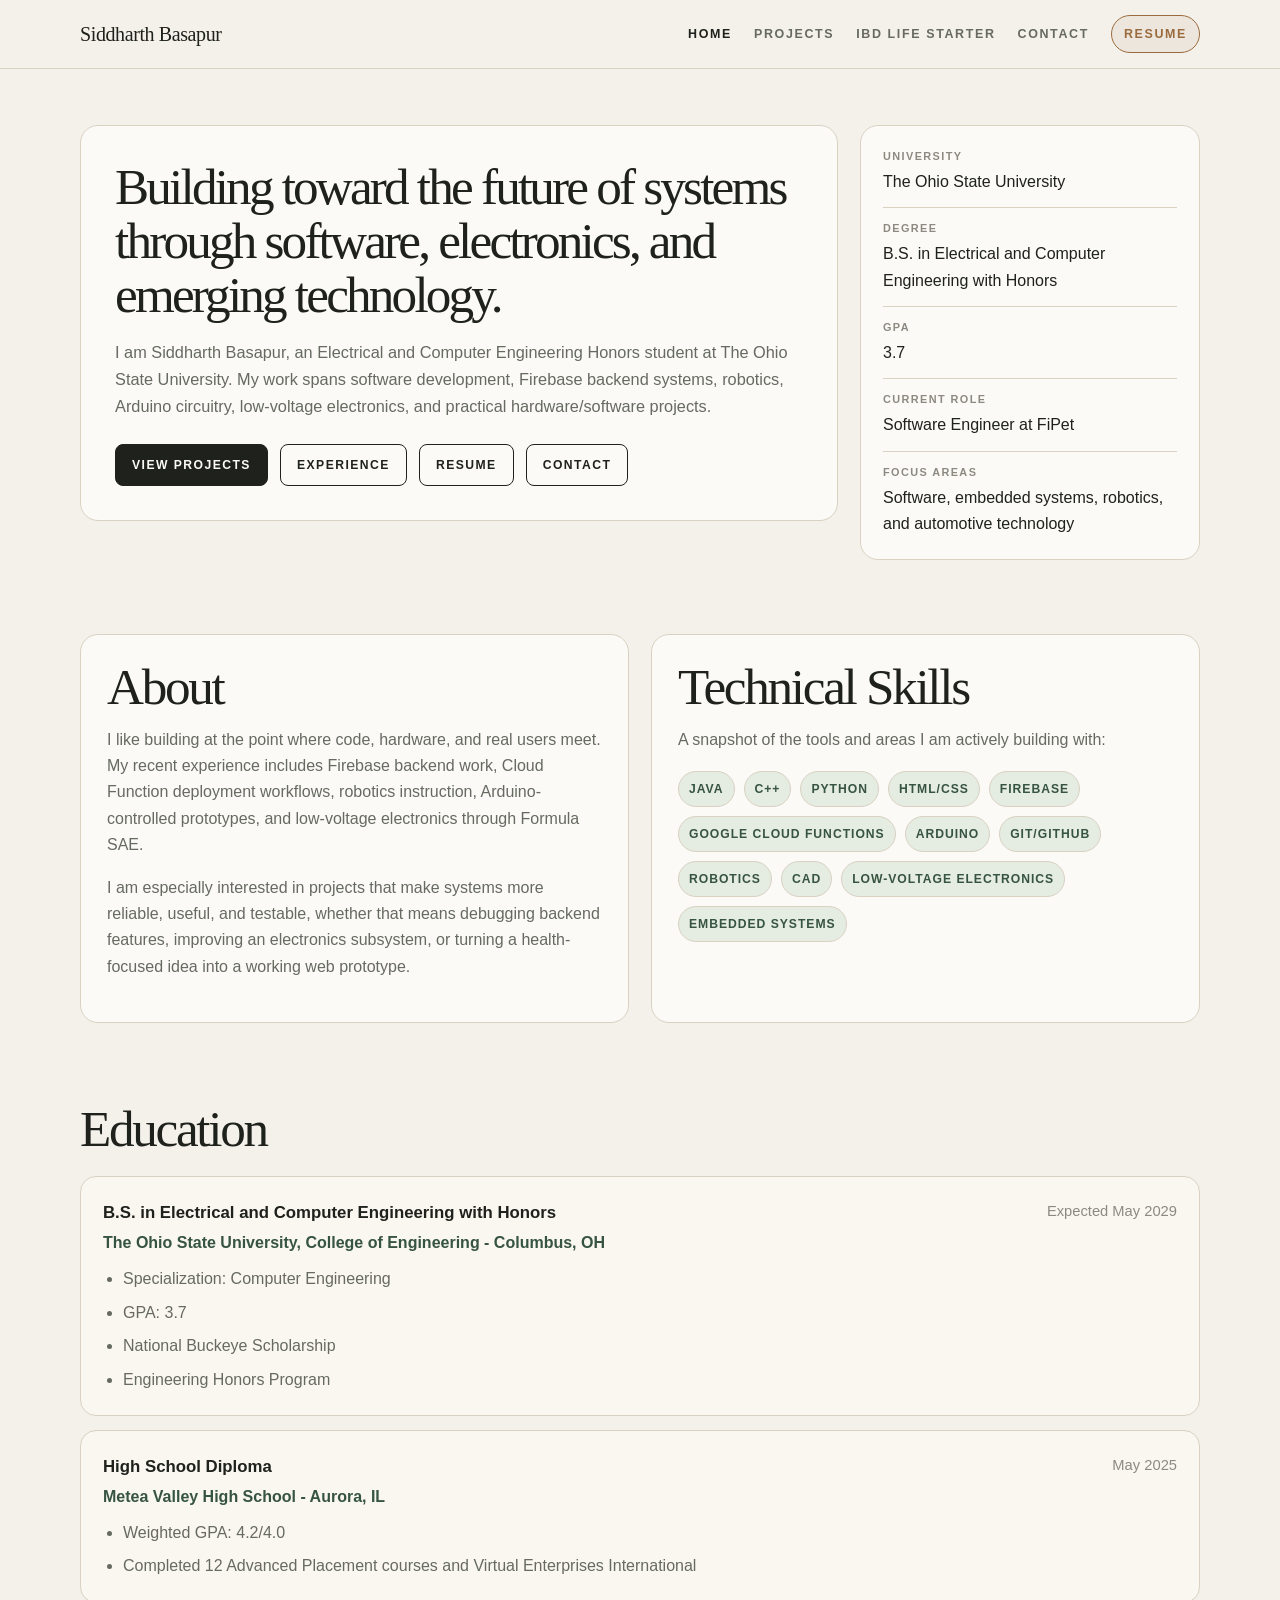
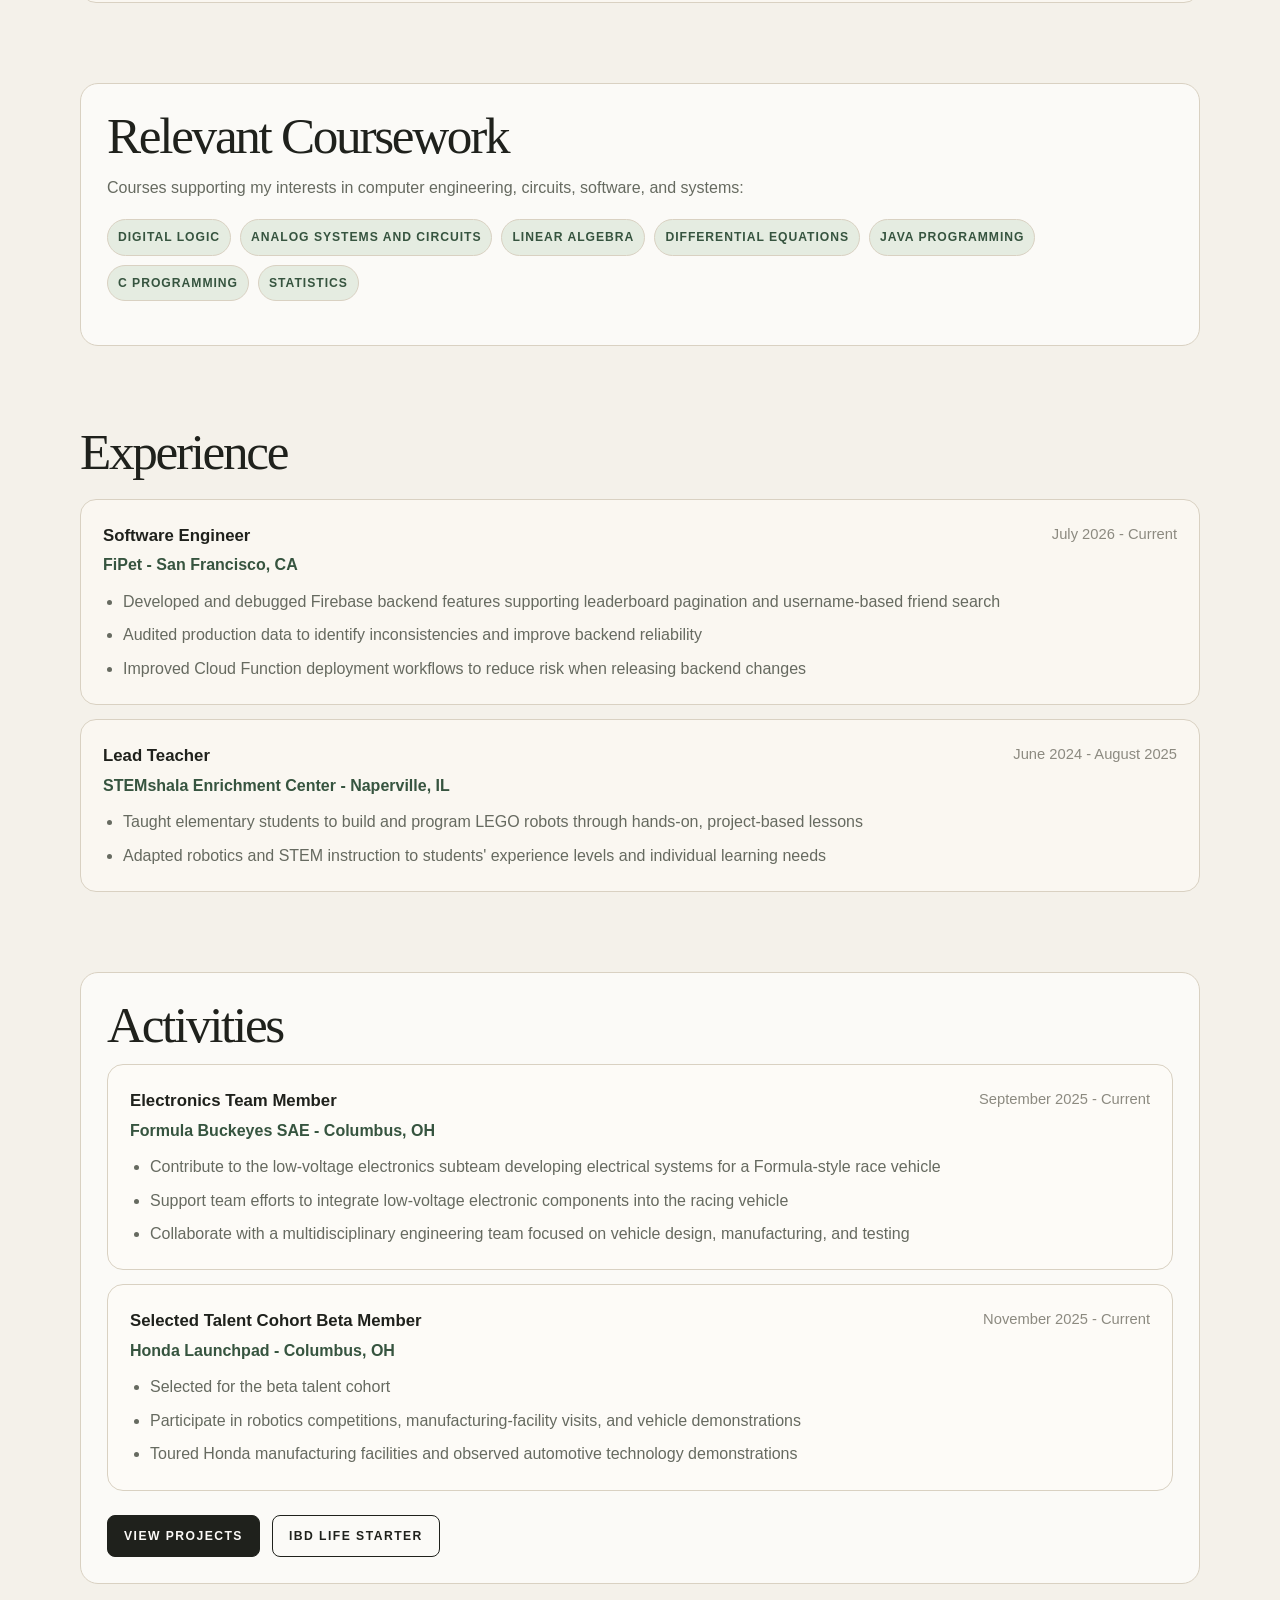
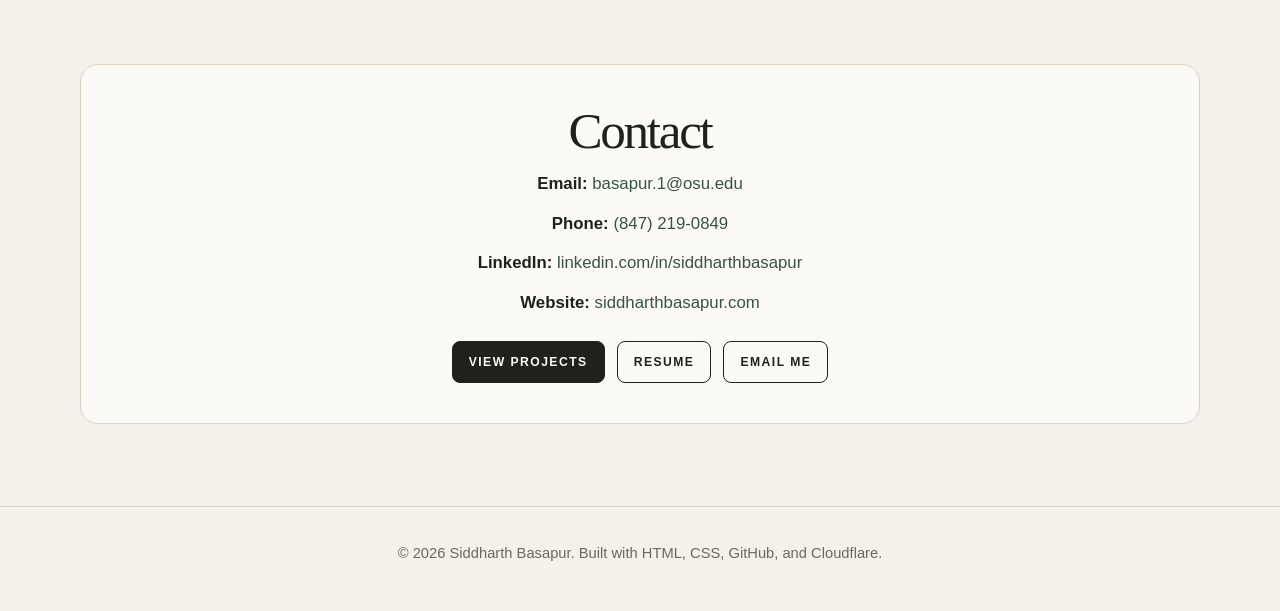
<file: index.html>
<!DOCTYPE html>
<html lang="en">
<head>
  <meta charset="UTF-8" />
  <meta name="viewport" content="width=device-width, initial-scale=1.0" />

  <title>Siddharth Basapur | Portfolio</title>
  <meta name="description" content="Portfolio website for Siddharth Basapur, Electrical and Computer Engineering Honors student at The Ohio State University." />

  <link rel="stylesheet" href="site.css" />
</head>

<body>
  <header class="site-header">
    <div class="container nav">
      <a class="brand" href="index.html">Siddharth Basapur</a>

<nav class="nav-links">
  <a class="active" href="index.html">Home</a>
  <a href="projects.html">Projects</a>
  <a href="ibd-guide.html">IBD Life Starter</a>
  <a href="#contact">Contact</a>
  <a class="nav-resume" href="resume.pdf" target="_blank" rel="noreferrer">Resume</a>
</nav>
    </div>
  </header>

  <main>
    <section class="hero">
      <div class="container hero-grid">
        <div class="hero-main">
          <div class="eyebrow">Electrical and Computer Engineering Honors</div>

          <h1 class="home-hero-title">Building toward the future of systems through software, electronics, and emerging technology.</h1>

          <p class="subtitle">
            I am Siddharth Basapur, an Electrical and Computer Engineering Honors student at The Ohio State University.
            My work spans software development, Firebase backend systems, robotics, Arduino circuitry,
            low-voltage electronics, and practical hardware/software projects.
          </p>

          <div class="actions">
            <a class="btn btn-primary" href="projects.html">View Projects</a>
            <a class="btn" href="#experience">Experience</a>
            <a class="btn" href="resume.pdf" target="_blank" rel="noreferrer">Resume</a>
            <a class="btn" href="#contact">Contact</a>
          </div>
        </div>

        <aside class="hero-side">
          <div class="meta-grid">
            <div class="meta-item">
              <div class="meta-label">University</div>
              <div>The Ohio State University</div>
            </div>

            <div class="meta-item">
              <div class="meta-label">Degree</div>
              <div>B.S. in Electrical and Computer Engineering with Honors</div>
            </div>

            <div class="meta-item">
              <div class="meta-label">GPA</div>
              <div>3.7</div>
            </div>

            <div class="meta-item">
              <div class="meta-label">Current Role</div>
              <div>Software Engineer at FiPet</div>
            </div>

            <div class="meta-item">
              <div class="meta-label">Focus Areas</div>
              <div>Software, embedded systems, robotics, and automotive technology</div>
            </div>
          </div>
        </aside>
      </div>
    </section>

    <section id="about" class="section">
      <div class="container grid-2">
        <div class="card">
          <h2 class="section-title">About</h2>

          <p class="section-copy">
            I like building at the point where code, hardware, and real users meet. My recent experience includes
            Firebase backend work, Cloud Function deployment workflows, robotics instruction, Arduino-controlled
            prototypes, and low-voltage electronics through Formula SAE.
          </p>

          <p class="section-copy">
            I am especially interested in projects that make systems more reliable, useful, and testable, whether that
            means debugging backend features, improving an electronics subsystem, or turning a health-focused idea
            into a working web prototype.
          </p>
        </div>

        <div class="card">
          <h2 class="section-title">Technical Skills</h2>

          <p class="section-copy">
            A snapshot of the tools and areas I am actively building with:
          </p>

          <div class="chips">
            <span class="chip">Java</span>
            <span class="chip">C++</span>
            <span class="chip">Python</span>
            <span class="chip">HTML/CSS</span>
            <span class="chip">Firebase</span>
            <span class="chip">Google Cloud Functions</span>
            <span class="chip">Arduino</span>
            <span class="chip">Git/GitHub</span>
            <span class="chip">Robotics</span>
            <span class="chip">CAD</span>
            <span class="chip">Low-Voltage Electronics</span>
            <span class="chip">Embedded Systems</span>
          </div>
        </div>
      </div>
    </section>

    <section id="education" class="section">
      <div class="container">
        <div class="section-header">
          <h2 class="section-title">Education</h2>
        </div>

        <div class="timeline">
          <article class="timeline-item">
            <div class="timeline-top">
              <div>
                <h3>B.S. in Electrical and Computer Engineering with Honors</h3>
                <div class="org">The Ohio State University, College of Engineering - Columbus, OH</div>
              </div>

              <div class="date">Expected May 2029</div>
            </div>

            <ul>
              <li>Specialization: Computer Engineering</li>
              <li>GPA: 3.7</li>
              <li>National Buckeye Scholarship</li>
              <li>Engineering Honors Program</li>
            </ul>
          </article>

          <article class="timeline-item">
            <div class="timeline-top">
              <div>
                <h3>High School Diploma</h3>
                <div class="org">Metea Valley High School - Aurora, IL</div>
              </div>

              <div class="date">May 2025</div>
            </div>

            <ul>
              <li>Weighted GPA: 4.2/4.0</li>
              <li>Completed 12 Advanced Placement courses and Virtual Enterprises International</li>
            </ul>
          </article>
        </div>
      </div>
    </section>

    <section id="coursework" class="section">
      <div class="container">
        <div class="card">
          <h2 class="section-title">Relevant Coursework</h2>

          <p class="section-copy">
            Courses supporting my interests in computer engineering, circuits, software, and systems:
          </p>

          <div class="chips">
            <span class="chip">Digital Logic</span>
            <span class="chip">Analog Systems and Circuits</span>
            <span class="chip">Linear Algebra</span>
            <span class="chip">Differential Equations</span>
            <span class="chip">Java Programming</span>
            <span class="chip">C Programming</span>
            <span class="chip">Statistics</span>
          </div>
        </div>
      </div>
    </section>

    <section id="experience" class="section">
      <div class="container">
        <div class="section-header">
          <h2 class="section-title">Experience</h2>
        </div>

        <div class="timeline">
          <article class="timeline-item">
            <div class="timeline-top">
              <div>
                <h3>Software Engineer</h3>
                <div class="org">FiPet - San Francisco, CA</div>
              </div>

              <div class="date">July 2026 - Current</div>
            </div>

            <ul>
              <li>Developed and debugged Firebase backend features supporting leaderboard pagination and username-based friend search</li>
              <li>Audited production data to identify inconsistencies and improve backend reliability</li>
              <li>Improved Cloud Function deployment workflows to reduce risk when releasing backend changes</li>
            </ul>
          </article>

          <article class="timeline-item">
            <div class="timeline-top">
              <div>
                <h3>Lead Teacher</h3>
                <div class="org">STEMshala Enrichment Center - Naperville, IL</div>
              </div>

              <div class="date">June 2024 - August 2025</div>
            </div>

            <ul>
              <li>Taught elementary students to build and program LEGO robots through hands-on, project-based lessons</li>
              <li>Adapted robotics and STEM instruction to students' experience levels and individual learning needs</li>
            </ul>
          </article>
        </div>
      </div>
    </section>

    <section id="involvement" class="section">
      <div class="container">
        <div class="card">
          <h2 class="section-title">Activities</h2>

          <div class="timeline">
            <article class="timeline-item">
              <div class="timeline-top">
                <div>
                  <h3>Electronics Team Member</h3>
                  <div class="org">Formula Buckeyes SAE - Columbus, OH</div>
                </div>

                <div class="date">September 2025 - Current</div>
              </div>

              <ul>
                <li>Contribute to the low-voltage electronics subteam developing electrical systems for a Formula-style race vehicle</li>
                <li>Support team efforts to integrate low-voltage electronic components into the racing vehicle</li>
                <li>Collaborate with a multidisciplinary engineering team focused on vehicle design, manufacturing, and testing</li>
              </ul>
            </article>

            <article class="timeline-item">
              <div class="timeline-top">
                <div>
                  <h3>Selected Talent Cohort Beta Member</h3>
                  <div class="org">Honda Launchpad - Columbus, OH</div>
                </div>

                <div class="date">November 2025 - Current</div>
              </div>

              <ul>
                <li>Selected for the beta talent cohort</li>
                <li>Participate in robotics competitions, manufacturing-facility visits, and vehicle demonstrations</li>
                <li>Toured Honda manufacturing facilities and observed automotive technology demonstrations</li>
              </ul>
            </article>
          </div>

          <div class="actions">
            <a class="btn btn-primary" href="projects.html">View Projects</a>
            <a class="btn" href="ibd-guide.html">IBD Life Starter</a>
          </div>
        </div>
      </div>
    </section>

    <section id="contact" class="section">
      <div class="container">
        <div class="card contact-card">
          <h2 class="section-title">Contact</h2>

          <div class="contact-list">
            <div><strong>Email:</strong> <a href="mailto:basapur.1@osu.edu">basapur.1@osu.edu</a></div>
            <div><strong>Phone:</strong> <a href="tel:18472190849">(847) 219-0849</a></div>
            <div><strong>LinkedIn:</strong> <a href="https://www.linkedin.com/in/siddharthbasapur" target="_blank" rel="noreferrer">linkedin.com/in/siddharthbasapur</a></div>
            <div><strong>Website:</strong> <a href="https://siddharthbasapur.com" target="_blank" rel="noreferrer">siddharthbasapur.com</a></div>
          </div>

          <div class="actions">
            <a class="btn btn-primary" href="projects.html">View Projects</a>
            <a class="btn" href="resume.pdf" target="_blank" rel="noreferrer">Resume</a>
            <a class="btn" href="mailto:basapur.1@osu.edu">Email Me</a>
          </div>
        </div>
      </div>
    </section>
  </main>

  <footer class="footer">
    <div class="container">© 2026 Siddharth Basapur. Built with HTML, CSS, GitHub, and Cloudflare.</div>
  </footer>
</body>
</html>
</file>
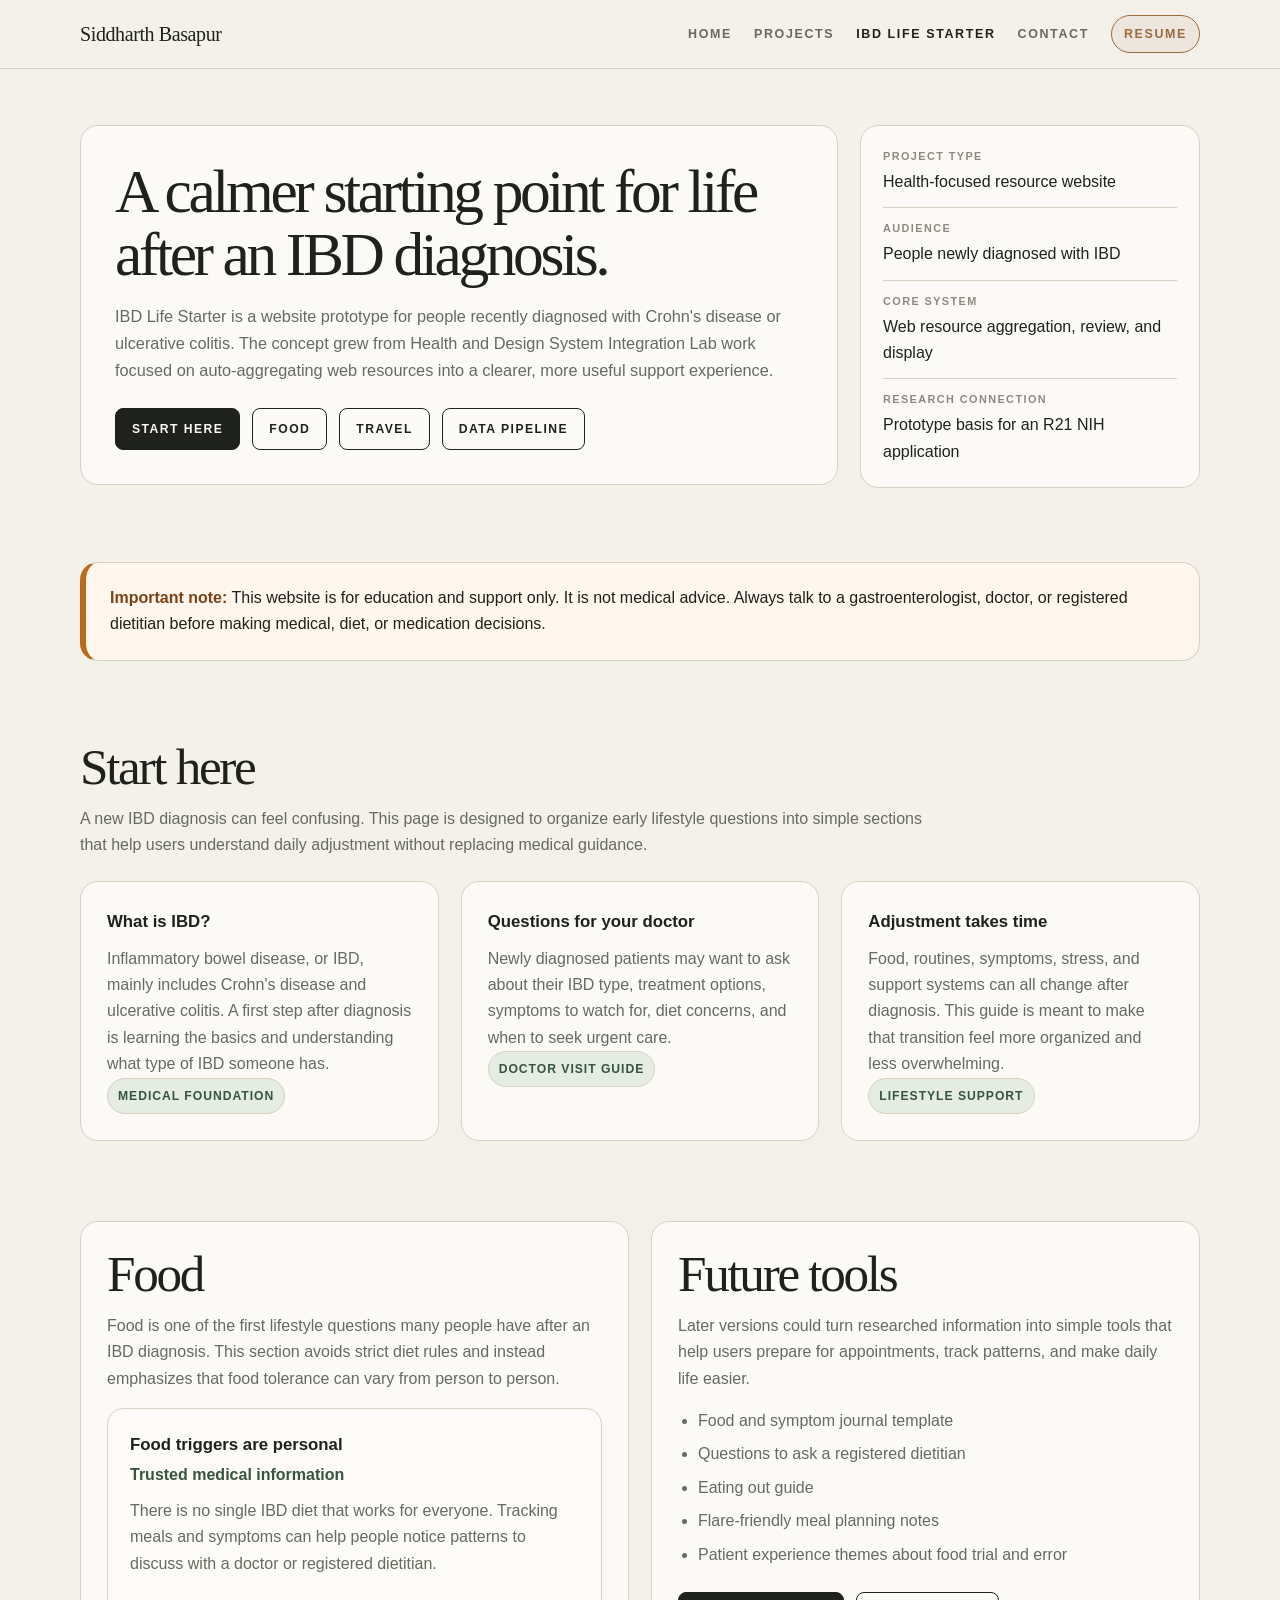
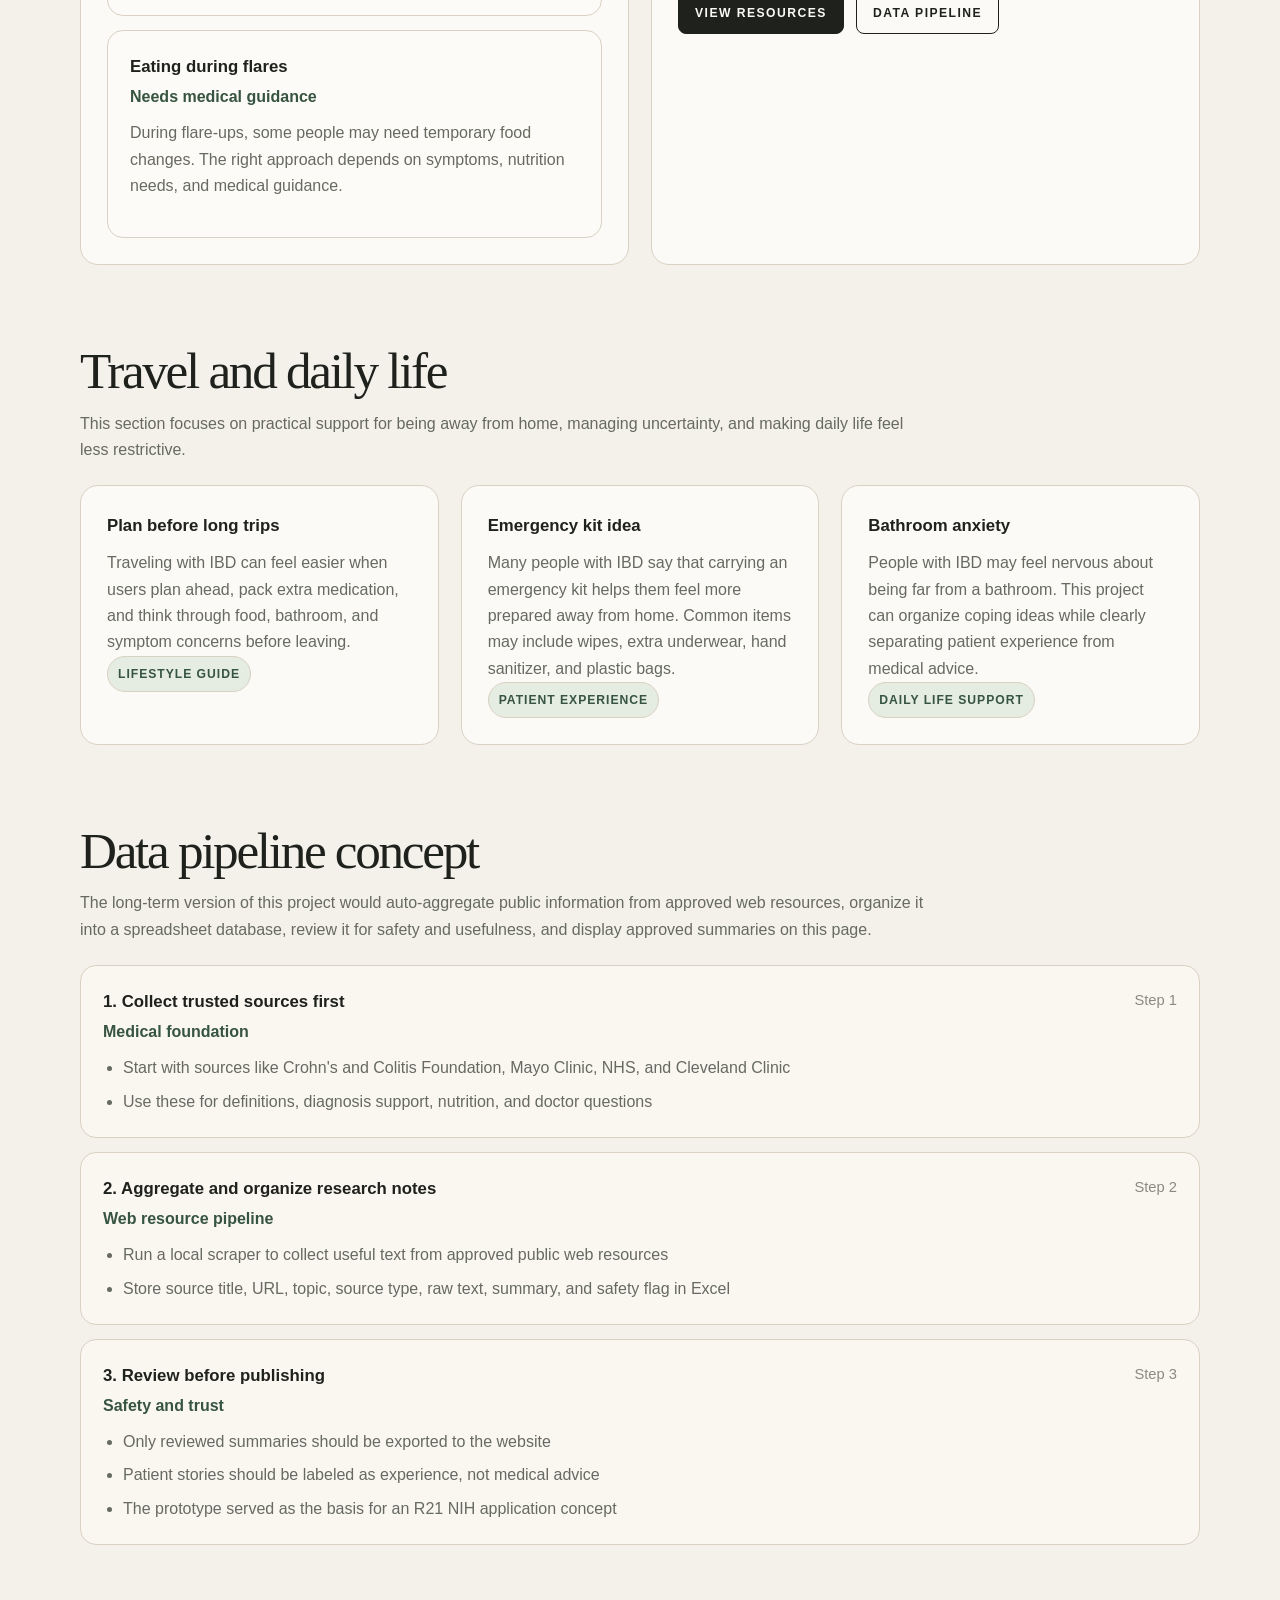
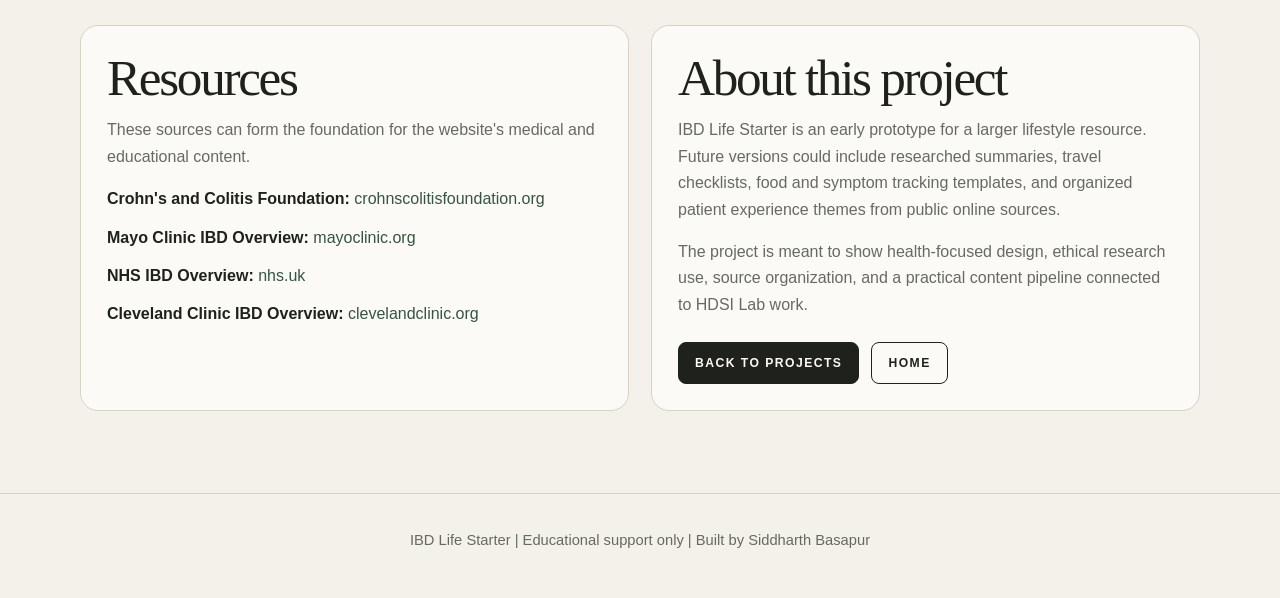
<file: ibd-guide.html>
<!DOCTYPE html>
<html lang="en">
<head>
  <meta charset="UTF-8" />
  <meta name="viewport" content="width=device-width, initial-scale=1.0" />

  <title>IBD Life Starter | Siddharth Basapur</title>
  <meta name="description" content="IBD Life Starter is a health technology website prototype for people recently diagnosed with inflammatory bowel disease." />

  <link rel="stylesheet" href="site.css" />
</head>

<body>
  <header class="site-header">
    <div class="container nav">
      <a class="brand" href="index.html">Siddharth Basapur</a>

<nav class="nav-links">
  <a href="index.html">Home</a>
  <a href="projects.html">Projects</a>
  <a class="active" href="ibd-guide.html">IBD Life Starter</a>
  <a href="index.html#contact">Contact</a>
  <a class="nav-resume" href="resume.pdf" target="_blank" rel="noreferrer">Resume</a>
</nav>
    </div>
  </header>

  <main>
    <section class="hero">
      <div class="container hero-grid">
        <div class="hero-main">
          <div class="eyebrow">Health Technology Prototype</div>

          <h1>A calmer starting point for life after an IBD diagnosis.</h1>

          <p class="subtitle">
            IBD Life Starter is a website prototype for people recently diagnosed with Crohn's disease
            or ulcerative colitis. The concept grew from Health and Design System Integration Lab work
            focused on auto-aggregating web resources into a clearer, more useful support experience.
          </p>

          <div class="actions">
            <a class="btn btn-primary" href="#start">Start Here</a>
            <a class="btn" href="#food">Food</a>
            <a class="btn" href="#travel">Travel</a>
            <a class="btn" href="#pipeline">Data Pipeline</a>
          </div>
        </div>

        <aside class="hero-side">
          <div class="meta-grid">
            <div class="meta-item">
              <div class="meta-label">Project Type</div>
              <div>Health-focused resource website</div>
            </div>

            <div class="meta-item">
              <div class="meta-label">Audience</div>
              <div>People newly diagnosed with IBD</div>
            </div>

            <div class="meta-item">
              <div class="meta-label">Core System</div>
              <div>Web resource aggregation, review, and display</div>
            </div>

            <div class="meta-item">
              <div class="meta-label">Research Connection</div>
              <div>Prototype basis for an R21 NIH application</div>
            </div>
          </div>
        </aside>
      </div>
    </section>

    <section class="section">
      <div class="container">
        <div class="notice">
          <strong>Important note:</strong>
          This website is for education and support only. It is not medical advice.
          Always talk to a gastroenterologist, doctor, or registered dietitian before
          making medical, diet, or medication decisions.
        </div>
      </div>
    </section>

    <section id="start" class="section">
      <div class="container">
        <div class="section-header">
          <h2 class="section-title">Start here</h2>
          <p class="section-copy">
            A new IBD diagnosis can feel confusing. This page is designed to organize early lifestyle questions
            into simple sections that help users understand daily adjustment without replacing medical guidance.
          </p>
        </div>

        <div class="grid-3">
          <div class="card">
            <h3>What is IBD?</h3>
            <p>
              Inflammatory bowel disease, or IBD, mainly includes Crohn's disease and ulcerative colitis.
              A first step after diagnosis is learning the basics and understanding what type of IBD someone has.
            </p>
            <span class="tag">Medical foundation</span>
          </div>

          <div class="card">
            <h3>Questions for your doctor</h3>
            <p>
              Newly diagnosed patients may want to ask about their IBD type, treatment options, symptoms to watch for,
              diet concerns, and when to seek urgent care.
            </p>
            <span class="tag">Doctor visit guide</span>
          </div>

          <div class="card">
            <h3>Adjustment takes time</h3>
            <p>
              Food, routines, symptoms, stress, and support systems can all change after diagnosis. This guide is meant
              to make that transition feel more organized and less overwhelming.
            </p>
            <span class="tag">Lifestyle support</span>
          </div>
        </div>
      </div>
    </section>

    <section id="food" class="section">
      <div class="container grid-2">
        <div class="card">
          <h2 class="section-title">Food</h2>

          <p class="section-copy">
            Food is one of the first lifestyle questions many people have after an IBD diagnosis. This section avoids
            strict diet rules and instead emphasizes that food tolerance can vary from person to person.
          </p>

          <div class="timeline">
            <article class="timeline-item">
              <div class="timeline-top">
                <div>
                  <h3>Food triggers are personal</h3>
                  <div class="org">Trusted medical information</div>
                </div>
              </div>

              <p class="section-copy">
                There is no single IBD diet that works for everyone. Tracking meals and symptoms can help people notice
                patterns to discuss with a doctor or registered dietitian.
              </p>
            </article>

            <article class="timeline-item">
              <div class="timeline-top">
                <div>
                  <h3>Eating during flares</h3>
                  <div class="org">Needs medical guidance</div>
                </div>
              </div>

              <p class="section-copy">
                During flare-ups, some people may need temporary food changes. The right approach depends on symptoms,
                nutrition needs, and medical guidance.
              </p>
            </article>
          </div>
        </div>

        <div class="card">
          <h2 class="section-title">Future tools</h2>

          <p class="section-copy">
            Later versions could turn researched information into simple tools that help users prepare for appointments,
            track patterns, and make daily life easier.
          </p>

          <ul>
            <li>Food and symptom journal template</li>
            <li>Questions to ask a registered dietitian</li>
            <li>Eating out guide</li>
            <li>Flare-friendly meal planning notes</li>
            <li>Patient experience themes about food trial and error</li>
          </ul>

          <div class="actions">
            <a class="btn btn-primary" href="#resources">View Resources</a>
            <a class="btn" href="#pipeline">Data Pipeline</a>
          </div>
        </div>
      </div>
    </section>

    <section id="travel" class="section">
      <div class="container">
        <div class="section-header">
          <h2 class="section-title">Travel and daily life</h2>
          <p class="section-copy">
            This section focuses on practical support for being away from home, managing uncertainty,
            and making daily life feel less restrictive.
          </p>
        </div>

        <div class="grid-3">
          <div class="card">
            <h3>Plan before long trips</h3>
            <p>
              Traveling with IBD can feel easier when users plan ahead, pack extra medication, and think through food,
              bathroom, and symptom concerns before leaving.
            </p>
            <span class="tag">Lifestyle guide</span>
          </div>

          <div class="card">
            <h3>Emergency kit idea</h3>
            <p>
              Many people with IBD say that carrying an emergency kit helps them feel more prepared away from home.
              Common items may include wipes, extra underwear, hand sanitizer, and plastic bags.
            </p>
            <span class="tag">Patient experience</span>
          </div>

          <div class="card">
            <h3>Bathroom anxiety</h3>
            <p>
              People with IBD may feel nervous about being far from a bathroom. This project can organize coping ideas
              while clearly separating patient experience from medical advice.
            </p>
            <span class="tag">Daily life support</span>
          </div>
        </div>
      </div>
    </section>

    <section id="pipeline" class="section">
      <div class="container">
        <div class="section-header">
          <h2 class="section-title">Data pipeline concept</h2>
          <p class="section-copy">
            The long-term version of this project would auto-aggregate public information from approved web resources,
            organize it into a spreadsheet database, review it for safety and usefulness, and display approved summaries
            on this page.
          </p>
        </div>

        <div class="timeline">
          <article class="timeline-item">
            <div class="timeline-top">
              <div>
                <h3>1. Collect trusted sources first</h3>
                <div class="org">Medical foundation</div>
              </div>

              <div class="date">Step 1</div>
            </div>

            <ul>
              <li>Start with sources like Crohn's and Colitis Foundation, Mayo Clinic, NHS, and Cleveland Clinic</li>
              <li>Use these for definitions, diagnosis support, nutrition, and doctor questions</li>
            </ul>
          </article>

          <article class="timeline-item">
            <div class="timeline-top">
              <div>
                <h3>2. Aggregate and organize research notes</h3>
                <div class="org">Web resource pipeline</div>
              </div>

              <div class="date">Step 2</div>
            </div>

            <ul>
              <li>Run a local scraper to collect useful text from approved public web resources</li>
              <li>Store source title, URL, topic, source type, raw text, summary, and safety flag in Excel</li>
            </ul>
          </article>

          <article class="timeline-item">
            <div class="timeline-top">
              <div>
                <h3>3. Review before publishing</h3>
                <div class="org">Safety and trust</div>
              </div>

              <div class="date">Step 3</div>
            </div>

            <ul>
              <li>Only reviewed summaries should be exported to the website</li>
              <li>Patient stories should be labeled as experience, not medical advice</li>
              <li>The prototype served as the basis for an R21 NIH application concept</li>
            </ul>
          </article>
        </div>
      </div>
    </section>

    <section id="resources" class="section">
      <div class="container grid-2">
        <div class="card">
          <h2 class="section-title">Resources</h2>

          <p class="section-copy">
            These sources can form the foundation for the website's medical and educational content.
          </p>

          <div class="source-list">
            <div>
              <strong>Crohn's and Colitis Foundation:</strong>
              <a href="https://www.crohnscolitisfoundation.org/" target="_blank" rel="noreferrer">crohnscolitisfoundation.org</a>
            </div>

            <div>
              <strong>Mayo Clinic IBD Overview:</strong>
              <a href="https://www.mayoclinic.org/diseases-conditions/inflammatory-bowel-disease/" target="_blank" rel="noreferrer">mayoclinic.org</a>
            </div>

            <div>
              <strong>NHS IBD Overview:</strong>
              <a href="https://www.nhs.uk/conditions/inflammatory-bowel-disease/" target="_blank" rel="noreferrer">nhs.uk</a>
            </div>

            <div>
              <strong>Cleveland Clinic IBD Overview:</strong>
              <a href="https://my.clevelandclinic.org/health/diseases/15587-inflammatory-bowel-disease-overview" target="_blank" rel="noreferrer">clevelandclinic.org</a>
            </div>
          </div>
        </div>

        <div class="card">
          <h2 class="section-title">About this project</h2>

          <p class="section-copy">
            IBD Life Starter is an early prototype for a larger lifestyle resource. Future versions could include
            researched summaries, travel checklists, food and symptom tracking templates, and organized patient
            experience themes from public online sources.
          </p>

          <p class="section-copy">
            The project is meant to show health-focused design, ethical research use, source organization,
            and a practical content pipeline connected to HDSI Lab work.
          </p>

          <div class="actions">
            <a class="btn btn-primary" href="projects.html">Back to Projects</a>
            <a class="btn" href="index.html">Home</a>
          </div>
        </div>
      </div>
    </section>
  </main>

  <footer class="footer">
    <div class="container">IBD Life Starter | Educational support only | Built by Siddharth Basapur</div>
  </footer>
</body>
</html>
</file>
<file: site.css>
:root {
  --bg: #f4f1ea;
  --surface: #fbfaf7;
  --surface-2: #eee8dd;
  --ink: #1f211c;
  --muted: #666a60;
  --faint: #8c8a80;
  --line: #d9d1c2;
  --accent: #36543f;
  --accent-2: #9a6b3d;
  --accent-soft: #e5ece1;
  --warning-bg: #fff7ed;
  --warning-border: #b86b1d;
  --max: 1120px;
}

* {
  box-sizing: border-box;
  margin: 0;
  padding: 0;
}

html {
  scroll-behavior: smooth;
}

body {
  font-family: "Aptos", "Inter", -apple-system, BlinkMacSystemFont, "Segoe UI", Arial, sans-serif;
  background: var(--bg);
  color: var(--ink);
  line-height: 1.65;
}

img {
  max-width: 100%;
  display: block;
}

a {
  color: var(--accent);
  text-decoration: none;
}

a:hover {
  opacity: 0.78;
}

.container {
  width: min(90%, var(--max));
  margin: 0 auto;
}

.site-header {
  position: sticky;
  top: 0;
  z-index: 20;
  background: rgba(244, 241, 234, 0.9);
  backdrop-filter: blur(16px);
  border-bottom: 1px solid var(--line);
}

.nav {
  min-height: 68px;
  display: flex;
  align-items: center;
  justify-content: space-between;
  gap: 24px;
}

.brand {
  font-family: Georgia, "Times New Roman", serif;
  font-size: 1.25rem;
  color: var(--ink);
  letter-spacing: -0.02em;
}

.nav-links {
  display: flex;
  flex-wrap: wrap;
  gap: 22px;
}

.nav-links a {
  color: var(--muted);
  font-size: 0.78rem;
  font-weight: 700;
  letter-spacing: 0.13em;
  text-transform: uppercase;
}

.nav-links a.active,
.nav-links a:hover {
  color: var(--ink);
  opacity: 1;
}

.hero {
  padding: 56px 0 34px;
}

.hero-grid {
  display: grid;
  grid-template-columns: minmax(0, 1fr) minmax(260px, 340px);
  gap: 22px;
  align-items: start;
}

.hero-main,
.hero-side,
.card,
.project-card,
.notice {
  background: var(--surface);
  border: 1px solid var(--line);
  border-radius: 18px;
}

.hero-main {
  padding: 34px;
}

.hero-side {
  align-self: start;
  padding: 22px;
}

.eyebrow {
  display: none;
}

h1,
.section-title,
.project-title {
  font-family: Georgia, "Times New Roman", serif;
  font-weight: 500;
  letter-spacing: -0.045em;
  color: var(--ink);
}

h1 {
  max-width: 780px;
  font-size: clamp(2.4rem, 4.8vw, 4.25rem);
  line-height: 1.02;
  letter-spacing: -0.055em;
  margin-bottom: 18px;
}

.subtitle {
  max-width: 690px;
  color: var(--muted);
  font-size: 1.02rem;
}

.actions,
.hero-actions {
  display: flex;
  flex-wrap: wrap;
  gap: 12px;
  margin-top: 24px;
}

.btn {
  display: inline-flex;
  align-items: center;
  justify-content: center;
  min-height: 42px;
  padding: 10px 16px;
  border: 1px solid var(--ink);
  border-radius: 8px;
  background: transparent;
  color: var(--ink);
  font-size: 0.76rem;
  font-weight: 800;
  letter-spacing: 0.12em;
  text-transform: uppercase;
  transition: background 0.18s ease, color 0.18s ease, border-color 0.18s ease, transform 0.18s ease;
}

.btn:hover {
  background: var(--ink);
  color: var(--surface);
  opacity: 1;
  transform: translateY(-1px);
}

.btn-primary {
  background: var(--ink);
  color: var(--surface);
}

.btn-primary:hover {
  background: var(--accent);
  border-color: var(--accent);
}

.meta-grid {
  display: grid;
  gap: 0;
}

.meta-item {
  padding: 12px 0;
  border-bottom: 1px solid var(--line);
}

.meta-item:first-child {
  padding-top: 0;
}

.meta-item:last-child {
  padding-bottom: 0;
  border-bottom: 0;
}

.meta-label {
  margin-bottom: 3px;
  color: var(--faint);
  font-size: 0.68rem;
  font-weight: 800;
  letter-spacing: 0.13em;
  text-transform: uppercase;
}

.section {
  padding: 40px 0;
}

.section-header {
  margin-bottom: 22px;
}

.section-title {
  font-size: clamp(2rem, 4vw, 3.2rem);
  line-height: 1;
  margin-bottom: 14px;
}

.section-copy {
  max-width: 850px;
  color: var(--muted);
  margin-bottom: 16px;
}

.grid-2 {
  display: grid;
  grid-template-columns: 1fr 1fr;
  gap: 22px;
}

.grid-3 {
  display: grid;
  grid-template-columns: repeat(3, 1fr);
  gap: 22px;
}

.card {
  padding: 26px;
}

.card h3 {
  margin-bottom: 10px;
  color: var(--ink);
  font-size: 1.05rem;
}

.card p {
  color: var(--muted);
}

.chips {
  display: flex;
  flex-wrap: wrap;
  gap: 9px;
  margin: 18px 0;
}

.chip,
.tag {
  display: inline-flex;
  align-items: center;
  width: fit-content;
  padding: 7px 10px;
  border: 1px solid var(--line);
  border-radius: 999px;
  background: var(--accent-soft);
  color: var(--accent);
  font-size: 0.76rem;
  font-weight: 800;
  letter-spacing: 0.08em;
  text-transform: uppercase;
}

.timeline {
  display: grid;
  gap: 14px;
}

.timeline-item {
  padding: 22px;
  border: 1px solid var(--line);
  border-radius: 16px;
  background: rgba(255, 253, 248, 0.55);
}

.timeline-top {
  display: flex;
  justify-content: space-between;
  gap: 16px;
  margin-bottom: 10px;
  flex-wrap: wrap;
}

.timeline h3 {
  font-size: 1.05rem;
  margin-bottom: 3px;
}

.org {
  color: var(--accent);
  font-weight: 700;
}

.date {
  color: var(--faint);
  font-size: 0.92rem;
}

ul {
  color: var(--muted);
  padding-left: 20px;
}

li + li {
  margin-top: 7px;
}

.contact-list,
.source-list {
  display: grid;
  gap: 12px;
}

.contact-card {
  max-width: 900px;
  margin: 0 auto;
  text-align: center;
}

.contact-card .contact-list {
  justify-items: center;
  font-size: 1.05rem;
}

.contact-card .actions {
  justify-content: center;
}

.project-card {
  margin-bottom: 26px;
  overflow: hidden;
}

.project-media {
  display: grid;
  grid-template-columns: 1fr 1fr;
  border-bottom: 1px solid var(--line);
}

.project-media img {
  width: 100%;
  height: 340px;
  object-fit: contain;
  background: var(--surface-2);
  padding: 16px;
}

.project-media img + img {
  border-left: 1px solid var(--line);
}

.single-project-image,
.formula-image {
  width: 88%;
  max-height: 420px;
  margin: 24px auto 0;
  object-fit: contain;
  border-radius: 14px;
  background: transparent;
}

.formula-image {
  width: 64%;
  transition: transform 0.18s ease;
}

.formula-image:hover {
  transform: scale(1.01);
}

.project-content {
  padding: 28px;
}

.project-title {
  font-size: clamp(1.7rem, 3vw, 2.5rem);
  line-height: 1.05;
  margin-bottom: 8px;
}

.project-subtitle {
  color: var(--accent-2);
  font-size: 0.86rem;
  font-weight: 800;
  letter-spacing: 0.09em;
  text-transform: uppercase;
  margin-bottom: 18px;
}

.project-subsection {
  margin-top: 28px;
  padding-top: 24px;
  border-top: 1px solid var(--line);
}

.project-subsection-title {
  font-size: 1.35rem;
  margin-bottom: 8px;
  color: var(--ink);
}

.notice {
  padding: 22px 24px;
  background: var(--warning-bg);
  border-left: 6px solid var(--warning-border);
}

.notice strong {
  color: #7c4215;
}

.footer {
  margin-top: 42px;
  padding: 34px 0 46px;
  border-top: 1px solid var(--line);
  color: var(--muted);
  font-size: 0.92rem;
  text-align: center;
}

@media (max-width: 900px) {
  .hero-grid,
  .grid-2,
  .grid-3 {
    grid-template-columns: 1fr;
  }

  .hero {
    padding: 42px 0 28px;
  }

  .hero-main,
  .hero-side,
  .card,
  .project-content {
    padding: 24px;
  }

  h1 {
    font-size: clamp(2.35rem, 10vw, 3.6rem);
    line-height: 1;
  }

  .project-media {
    grid-template-columns: 1fr;
  }

  .project-media img + img {
    border-left: 0;
    border-top: 1px solid var(--line);
  }
}

@media (max-width: 640px) {
  .nav {
    align-items: flex-start;
    flex-direction: column;
    padding: 16px 0;
  }

  .nav-links {
    gap: 14px;
  }

  .actions,
  .hero-actions {
    flex-direction: column;
    align-items: stretch;
  }

  .btn {
    width: 100%;
  }

  h1 {
    font-size: clamp(2.15rem, 12vw, 3.15rem);
  }

  .subtitle {
    font-size: 0.98rem;
  }
}
/* ================================
   NAV RESUME BUTTON + CONTACT WIDTH
================================ */

/* Make the Resume nav item more visible */
.nav-links .nav-resume {
  color: var(--accent-2);
  border: 1px solid var(--accent-2);
  border-radius: 999px;
  padding: 7px 12px;
  background: rgba(154, 107, 61, 0.08);
}

.nav-links .nav-resume:hover {
  color: var(--surface);
  background: var(--accent-2);
  opacity: 1;
}

/* Make the contact card the same width as other home sections */
.contact-card {
  max-width: none;
  width: 100%;
  margin: 0;
  text-align: center;
  min-height: 360px;
  display: flex;
  flex-direction: column;
  justify-content: center;
}

.contact-card .contact-list {
  justify-items: center;
  font-size: 1.05rem;
}

.contact-card .actions {
  justify-content: center;
}
/* ================================
   NAVBAR ALIGNMENT FIX
   Centers all nav links vertically with name and resume button
================================ */

.nav {
  align-items: center;
}

.nav-links {
  display: flex;
  align-items: center;
  justify-content: flex-end;
  gap: 22px;
}

.nav-links a {
  display: inline-flex;
  align-items: center;
  justify-content: center;
  min-height: 38px;
  line-height: 1;
}

/* Keep Resume as the right-most, more visible option */
.nav-links a.resume-link {
  color: var(--accent-2);
  border: 1px solid var(--accent-2);
  border-radius: 999px;
  padding: 0 14px;
  background: rgba(154, 107, 61, 0.08);
}

.nav-links a.resume-link:hover {
  background: var(--accent-2);
  color: var(--surface);
  opacity: 1;
}

/* Mobile navbar cleanup */
@media (max-width: 640px) {
  .nav-links {
    align-items: flex-start;
  }

  .nav-links a {
    min-height: auto;
  }

  .nav-links a.resume-link {
    padding: 8px 14px;
  }
}
/* Make only the homepage hero headline smaller */
.home-hero-title {
  font-size: clamp(2.15rem, 4vw, 3.65rem);
  line-height: 1.05;
  max-width: 900px;
}

@media (max-width: 900px) {
  .home-hero-title {
    font-size: clamp(2rem, 8vw, 3.1rem);
  }
}
</file>
